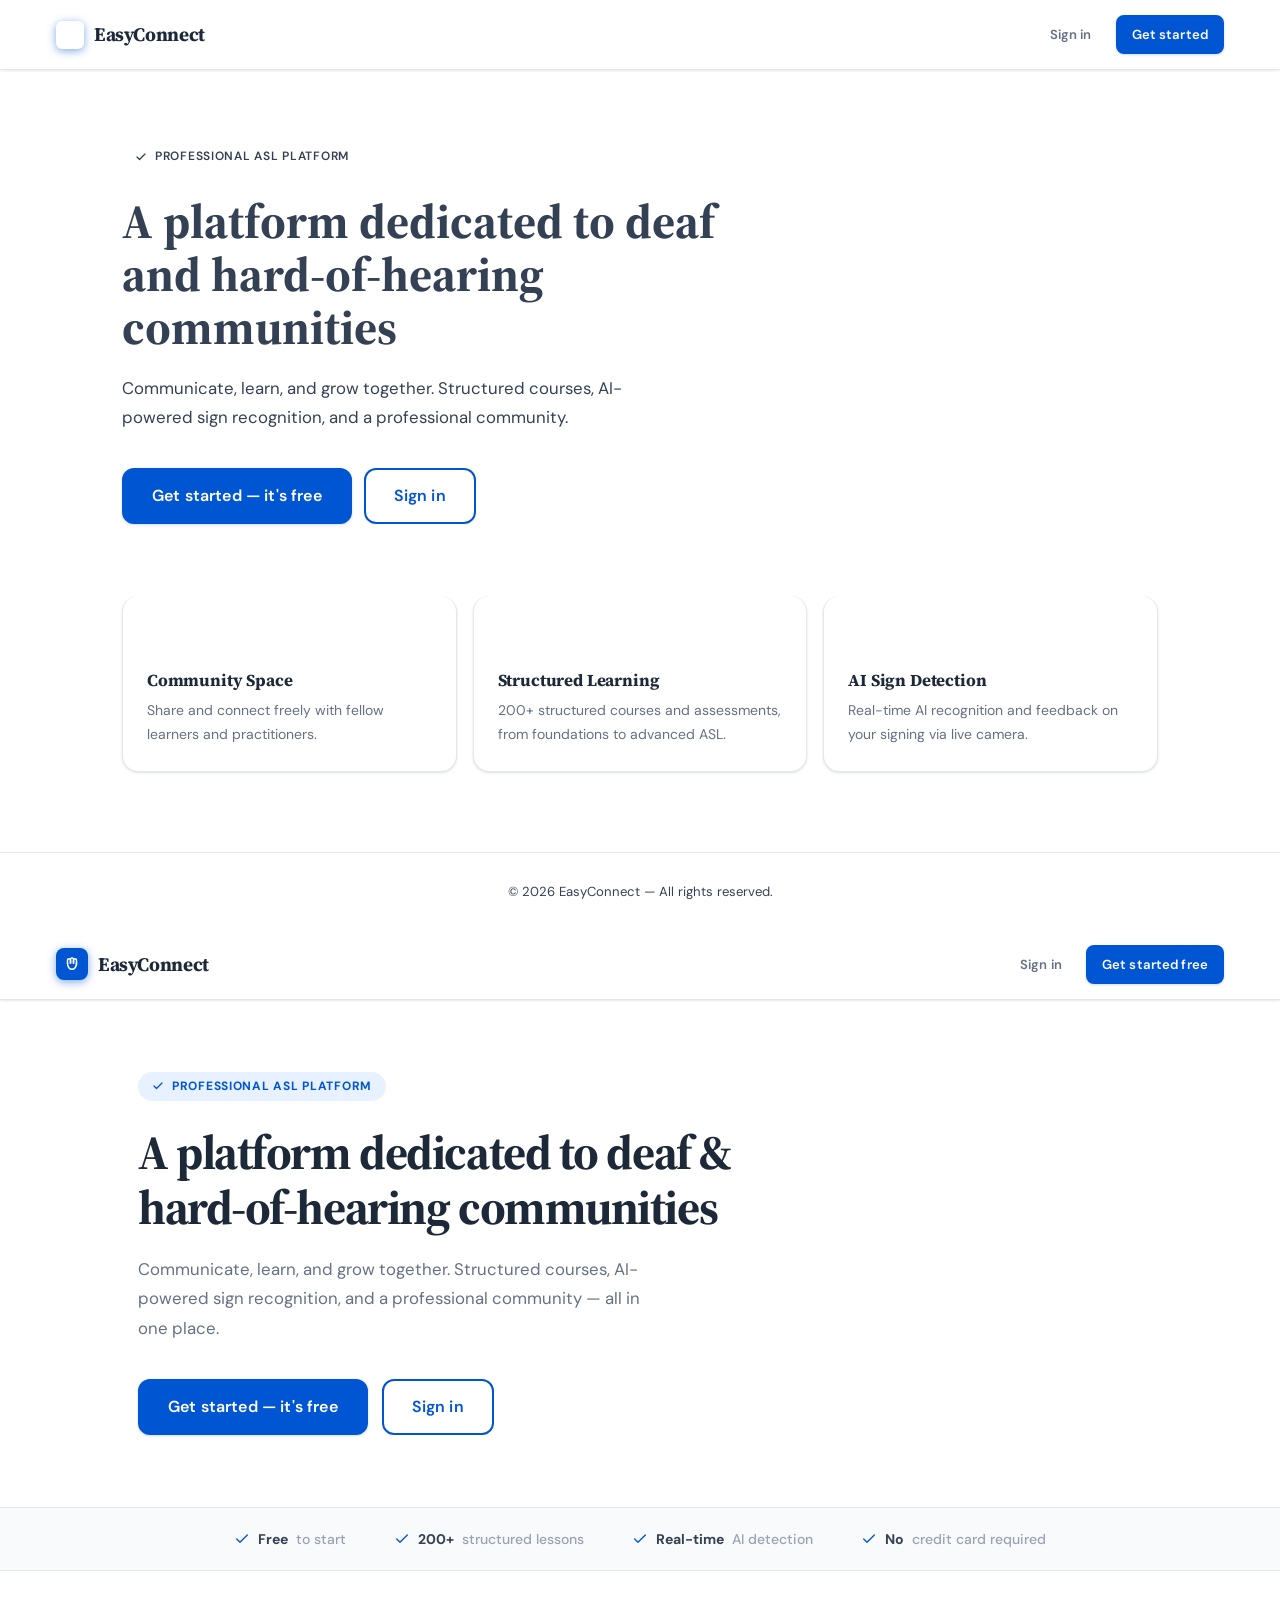
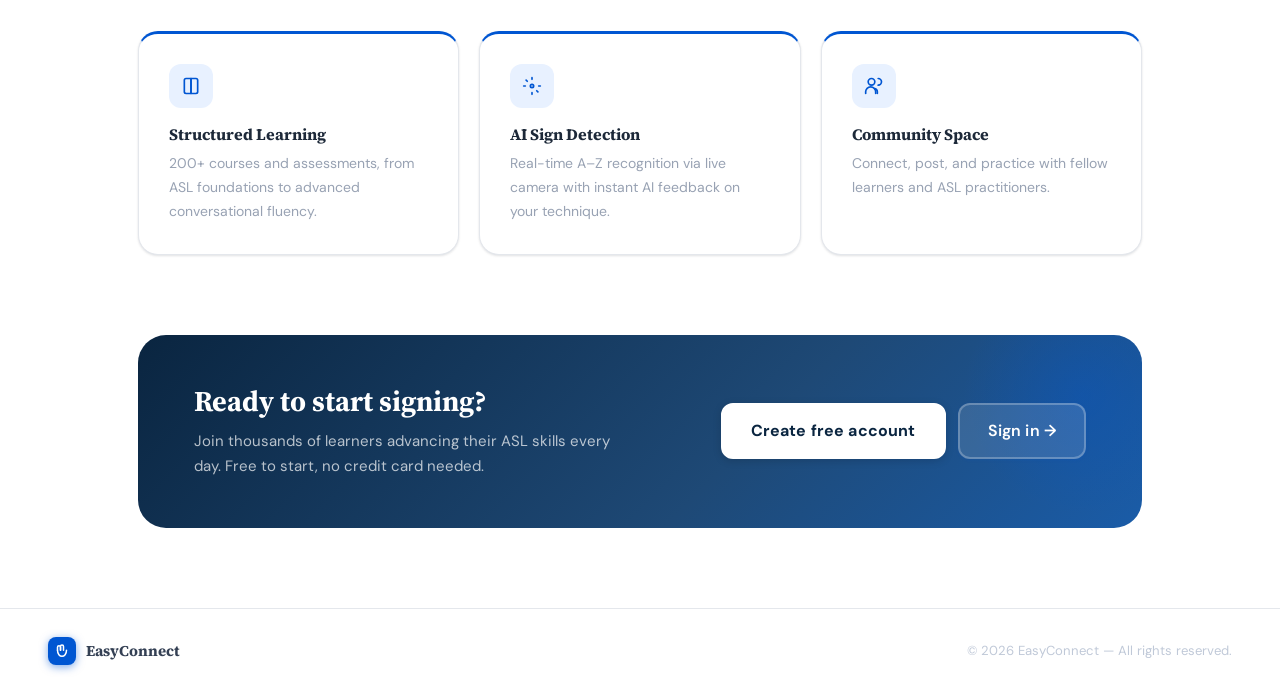
<file: templates/index.html>
<!DOCTYPE html>
<html lang="en">
<head>
    <meta charset="UTF-8">
    <meta name="viewport" content="width=device-width, initial-scale=1.0">
    <title>EasyConnect — Professional ASL Learning</title>
    <link rel="stylesheet" href="/static/style.css">
</head>
<body class="landing-page">

<!-- Nav -->
<nav class="landing-nav">
    <a href="/" class="landing-nav-brand">
        <div class="logo-icon" style="width:28px;height:28px;background:var(--forest);border-radius:6px;display:flex;align-items:center;justify-content:center;">
            <svg width="14" height="14" viewBox="0 0 24 24" fill="none" stroke="#fff" stroke-width="2" stroke-linecap="round" stroke-linejoin="round"><path d="M18 8h1a4 4 0 0 1 0 8h-1"/><path d="M2 8h16v9a4 4 0 0 1-4 4H6a4 4 0 0 1-4-4V8z"/><line x1="6" y1="1" x2="6" y2="4"/><line x1="10" y1="1" x2="10" y2="4"/><line x1="14" y1="1" x2="14" y2="4"/></svg>
        </div>
        EasyConnect
    </a>
    <div class="landing-nav-links">
        <a href="/auth/login" class="btn btn-ghost btn-sm">Sign in</a>
        <a href="/auth/register" class="btn btn-sm">Get started</a>
    </div>
</nav>

<!-- Hero -->
<div style="max-width:1100px; margin:72px auto; padding:0 32px;">
    <div style="max-width:620px;">
        <div style="display:inline-flex; align-items:center; gap:8px; background:var(--forest-soft); color:var(--forest); padding:5px 13px; border-radius:var(--r-xs); font-size:0.75rem; font-weight:600; letter-spacing:0.06em; text-transform:uppercase; margin-bottom:24px;">
            <svg width="12" height="12" viewBox="0 0 24 24" fill="none" stroke="currentColor" stroke-width="2.5" stroke-linecap="round" stroke-linejoin="round"><polyline points="20 6 9 17 4 12"/></svg>
            Professional ASL Platform
        </div>
        <h2 style="font-size:3rem; line-height:1.1; margin-bottom:20px; color:var(--slate-900);">A platform dedicated to deaf and hard-of-hearing communities</h2>
        <p style="font-size:1.05rem; color:var(--slate-500); margin-bottom:36px; line-height:1.75; max-width:500px;">Communicate, learn, and grow together. Structured courses, AI-powered sign recognition, and a professional community.</p>
        <div style="display:flex; gap:12px; flex-wrap:wrap;">
            <a href="/auth/register" class="btn btn-lg">Get started — it's free</a>
            <a href="/auth/login" class="btn btn-outline btn-lg">Sign in</a>
        </div>
    </div>
</div>

<!-- Features -->
<div style="max-width:1100px; margin:0 auto 80px; padding:0 32px;">
    <div class="grid-3">
        <div class="card" style="border-top:3px solid var(--forest);">
            <div style="width:36px;height:36px;background:var(--forest-soft);border-radius:var(--r-sm);display:flex;align-items:center;justify-content:center;margin-bottom:14px;">
                <svg width="16" height="16" viewBox="0 0 24 24" fill="none" stroke="var(--forest)" stroke-width="1.75" stroke-linecap="round" stroke-linejoin="round"><path d="M2 3h6a4 4 0 0 1 4 4v14a3 3 0 0 0-3-3H2z"/><path d="M22 3h-6a4 4 0 0 0-4 4v14a3 3 0 0 1 3-3h7z"/></svg>
            </div>
            <h3>Community Space</h3>
            <p>Share and connect freely with fellow learners and practitioners.</p>
        </div>
        <div class="card" style="border-top:3px solid var(--forest);">
            <div style="width:36px;height:36px;background:var(--forest-soft);border-radius:var(--r-sm);display:flex;align-items:center;justify-content:center;margin-bottom:14px;">
                <svg width="16" height="16" viewBox="0 0 24 24" fill="none" stroke="var(--forest)" stroke-width="1.75" stroke-linecap="round" stroke-linejoin="round"><path d="M2 3h6a4 4 0 0 1 4 4v14a3 3 0 0 0-3-3H2z"/><path d="M22 3h-6a4 4 0 0 0-4 4v14a3 3 0 0 1 3-3h7z"/></svg>
            </div>
            <h3>Structured Learning</h3>
            <p>200+ structured courses and assessments, from foundations to advanced ASL.</p>
        </div>
        <div class="card" style="border-top:3px solid var(--forest);">
            <div style="width:36px;height:36px;background:var(--forest-soft);border-radius:var(--r-sm);display:flex;align-items:center;justify-content:center;margin-bottom:14px;">
                <svg width="16" height="16" viewBox="0 0 24 24" fill="none" stroke="var(--forest)" stroke-width="1.75" stroke-linecap="round" stroke-linejoin="round"><circle cx="12" cy="12" r="2"/><path d="M12 2v2M12 20v2M4.93 4.93l1.41 1.41M17.66 17.66l1.41 1.41M2 12h2M20 12h2"/></svg>
            </div>
            <h3>AI Sign Detection</h3>
            <p>Real-time AI recognition and feedback on your signing via live camera.</p>
        </div>
    </div>
</div>

<!-- Footer -->
<footer style="border-top:1px solid var(--border); padding:28px 32px; text-align:center; color:var(--slate-400); font-size:0.82rem;">
    &copy; 2026 EasyConnect — All rights reserved.
</footer>

</body>
</html><!DOCTYPE html>
<html lang="en">
<head>
    <meta charset="UTF-8">
    <meta name="viewport" content="width=device-width, initial-scale=1.0">
    <title>EasyConnect — Professional ASL Learning</title>
    <link rel="stylesheet" href="/static/style.css">
</head>
<body class="landing-page">

<nav class="landing-nav">
    <a href="/" class="landing-nav-brand">
        <div class="logo-icon" style="width:32px;height:32px;">
            <svg width="16" height="16" viewBox="0 0 24 24" fill="none" stroke="#fff" stroke-width="2" stroke-linecap="round" stroke-linejoin="round"><path d="M6 11V7a2 2 0 1 1 4 0v4"/><path d="M10 11V6a2 2 0 1 1 4 0v5"/><path d="M14 11V7a2 2 0 1 1 4 0v6"/><path d="M6 11c0 5 3 8 6 8s6-3 6-8"/></svg>
        </div>
        EasyConnect
    </a>
    <div class="landing-nav-links">
        <a href="/auth/login" class="btn btn-ghost btn-sm">Sign in</a>
        <a href="/auth/register" class="btn btn-sm">Get started free</a>
    </div>
</nav>

<!-- Hero -->
<div class="landing-hero">
    <div>
        <div style="display:inline-flex;align-items:center;gap:8px;background:var(--blue-soft);color:var(--blue);padding:5px 14px;border-radius:var(--r-pill);font-size:0.75rem;font-weight:700;letter-spacing:0.06em;text-transform:uppercase;margin-bottom:24px;">
            <svg width="12" height="12" viewBox="0 0 24 24" fill="none" stroke="currentColor" stroke-width="2.5" stroke-linecap="round" stroke-linejoin="round"><polyline points="20 6 9 17 4 12"/></svg>
            Professional ASL Platform
        </div>
        <h1>A platform dedicated to deaf &amp; hard-of-hearing communities</h1>
        <p>Communicate, learn, and grow together. Structured courses, AI-powered sign recognition, and a professional community — all in one place.</p>
        <div class="landing-hero-cta">
            <a href="/auth/register" class="btn btn-lg">Get started — it's free</a>
            <a href="/auth/login" class="btn btn-outline btn-lg">Sign in</a>
        </div>
    </div>
</div>

<!-- Trust strip -->
<div style="background:var(--gray-50);border-top:1px solid var(--border);border-bottom:1px solid var(--border);padding:20px 48px;display:flex;align-items:center;justify-content:center;gap:48px;flex-wrap:wrap;margin-bottom:60px;">
    <div style="display:flex;align-items:center;gap:8px;font-size:0.875rem;color:var(--gray-500);font-weight:500;">
        <svg width="16" height="16" viewBox="0 0 24 24" fill="none" stroke="var(--blue)" stroke-width="2" stroke-linecap="round" stroke-linejoin="round"><polyline points="20 6 9 17 4 12"/></svg>
        <strong style="color:var(--gray-800);">Free</strong> to start
    </div>
    <div style="display:flex;align-items:center;gap:8px;font-size:0.875rem;color:var(--gray-500);font-weight:500;">
        <svg width="16" height="16" viewBox="0 0 24 24" fill="none" stroke="var(--blue)" stroke-width="2" stroke-linecap="round" stroke-linejoin="round"><polyline points="20 6 9 17 4 12"/></svg>
        <strong style="color:var(--gray-800);">200+</strong> structured lessons
    </div>
    <div style="display:flex;align-items:center;gap:8px;font-size:0.875rem;color:var(--gray-500);font-weight:500;">
        <svg width="16" height="16" viewBox="0 0 24 24" fill="none" stroke="var(--blue)" stroke-width="2" stroke-linecap="round" stroke-linejoin="round"><polyline points="20 6 9 17 4 12"/></svg>
        <strong style="color:var(--gray-800);">Real-time</strong> AI detection
    </div>
    <div style="display:flex;align-items:center;gap:8px;font-size:0.875rem;color:var(--gray-500);font-weight:500;">
        <svg width="16" height="16" viewBox="0 0 24 24" fill="none" stroke="var(--blue)" stroke-width="2" stroke-linecap="round" stroke-linejoin="round"><polyline points="20 6 9 17 4 12"/></svg>
        <strong style="color:var(--gray-800);">No</strong> credit card required
    </div>
</div>

<!-- Feature cards -->
<div class="landing-features">
    <div class="landing-feature-card">
        <div class="landing-feature-icon">
            <svg viewBox="0 0 24 24" fill="none" stroke="var(--blue)" stroke-width="2" stroke-linecap="round" stroke-linejoin="round"><path d="M4 19.5V5a2 2 0 0 1 2-2h6v18H6a2 2 0 0 1-2-2z"/><path d="M20 19.5V5a2 2 0 0 0-2-2h-6v18h6a2 2 0 0 0 2-2z"/></svg>
        </div>
        <h3>Structured Learning</h3>
        <p>200+ courses and assessments, from ASL foundations to advanced conversational fluency.</p>
    </div>
    <div class="landing-feature-card">
        <div class="landing-feature-icon">
            <svg viewBox="0 0 24 24" fill="none" stroke="var(--blue)" stroke-width="2" stroke-linecap="round" stroke-linejoin="round"><circle cx="12" cy="12" r="2"/><path d="M12 2v2M12 20v2M4.93 4.93l1.41 1.41M17.66 17.66l1.41 1.41M2 12h2M20 12h2"/></svg>
        </div>
        <h3>AI Sign Detection</h3>
        <p>Real-time A–Z recognition via live camera with instant AI feedback on your technique.</p>
    </div>
    <div class="landing-feature-card">
        <div class="landing-feature-icon">
            <svg viewBox="0 0 24 24" fill="none" stroke="var(--blue)" stroke-width="2" stroke-linecap="round" stroke-linejoin="round"><circle cx="9" cy="7" r="4"/><path d="M17 11a4 4 0 1 0 0-8"/><path d="M2 21v-2a6 6 0 0 1 12 0v2"/><path d="M16 21v-2a4 4 0 0 0-3-3.8"/></svg>
        </div>
        <h3>Community Space</h3>
        <p>Connect, post, and practice with fellow learners and ASL practitioners.</p>
    </div>
</div>

<!-- CTA banner -->
<div style="max-width:1100px;margin:0 auto 80px;padding:0 48px;">
    <div style="background:linear-gradient(135deg,var(--navy) 0%,var(--navy-600) 60%,#1a5ca8 100%);border-radius:var(--r-2xl);padding:48px 56px;display:flex;align-items:center;justify-content:space-between;gap:32px;flex-wrap:wrap;position:relative;overflow:hidden;">
        <div style="position:absolute;top:-60px;right:-60px;width:240px;height:240px;border-radius:50%;background:radial-gradient(circle,rgba(0,86,210,0.3) 0%,transparent 70%);"></div>
        <div>
            <h2 style="color:#fff;font-size:1.8rem;margin-bottom:10px;">Ready to start signing?</h2>
            <p style="color:rgba(255,255,255,0.7);max-width:420px;">Join thousands of learners advancing their ASL skills every day. Free to start, no credit card needed.</p>
        </div>
        <div style="display:flex;gap:12px;flex-wrap:wrap;position:relative;z-index:1;">
            <a href="/auth/register" class="btn btn-white btn-lg">Create free account</a>
            <a href="/auth/login" class="btn btn-lg" style="background:rgba(255,255,255,0.12);border-color:rgba(255,255,255,0.25);color:#fff;">Sign in →</a>
        </div>
    </div>
</div>

<footer style="border-top:1px solid var(--border);padding:28px 48px;display:flex;align-items:center;justify-content:space-between;flex-wrap:wrap;gap:12px;">
    <div style="display:flex;align-items:center;gap:10px;">
        <div class="logo-icon" style="width:28px;height:28px;">
            <svg width="14" height="14" viewBox="0 0 24 24" fill="none" stroke="#fff" stroke-width="2" stroke-linecap="round" stroke-linejoin="round"><path d="M6 11V7a2 2 0 1 1 4 0v4"/><path d="M10 11V6a2 2 0 1 1 4 0v5"/><path d="M6 11c0 5 3 8 6 8s6-3 6-8"/></svg>
        </div>
        <span style="font-family:'Source Serif 4',Georgia,serif;font-weight:700;color:var(--gray-800);">EasyConnect</span>
    </div>
    <span style="font-size:0.82rem;color:var(--gray-400);">&copy; 2026 EasyConnect — All rights reserved.</span>
</footer>

</body>
</html>
</file>
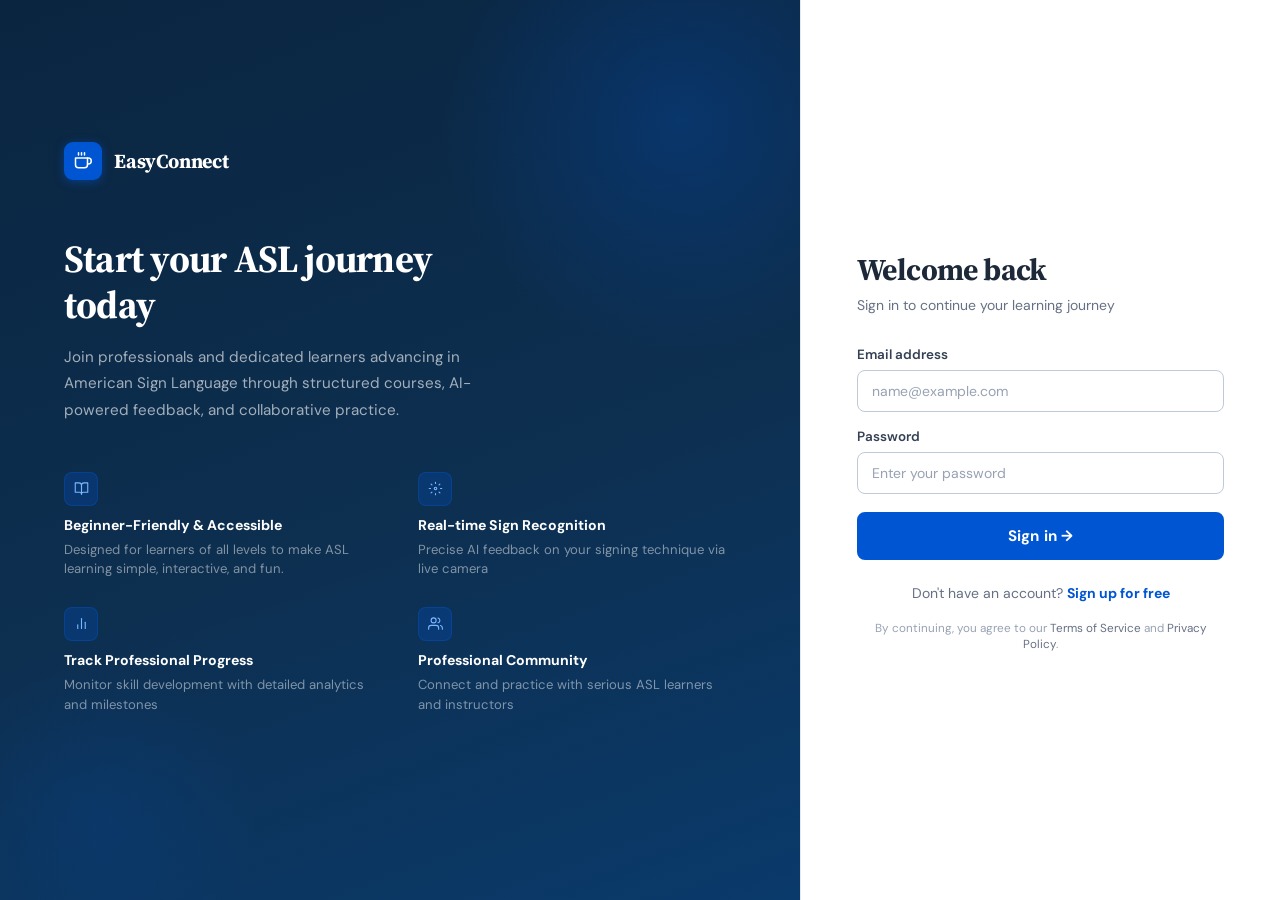
<file: templates/login.html>
<!DOCTYPE html>
<html lang="en">
<head>
    <meta charset="UTF-8">
    <meta name="viewport" content="width=device-width, initial-scale=1.0">
    <title>Sign In — EasyConnect</title>
    <link href="https://fonts.googleapis.com/css2?family=Source+Serif+4:opsz,wght@8..60,400;8..60,600;8..60,700&family=DM+Sans:wght@400;500;600;700&display=swap" rel="stylesheet">
    <style>
        *, *::before, *::after { box-sizing: border-box; margin: 0; padding: 0; }
        html, body {
            height: 100%;
            min-height: 100vh;
        }

        body {
            font-family: "DM Sans", system-ui, sans-serif;
            font-size: 15px;
            -webkit-font-smoothing: antialiased;
        }

        /* ── LAYOUT ── */
        .auth-container {
            display: flex;
            min-height: 100vh;
            width: 100%;
        }

        /* ── LEFT BRAND PANEL ── */
        .auth-brand {
            flex: 1 1 0%;          /* grows to fill available space */
            min-width: 0;
            background: linear-gradient(160deg, #0a2540 0%, #0d2f50 55%, #0a3a6b 100%);
            color: #fff;
            padding: 52px 64px;
            display: flex;
            flex-direction: column;
            justify-content: center;
            position: relative;
            overflow: hidden;
        }
        .auth-brand::before {
            content: '';
            position: absolute;
            top: -120px; right: -120px;
            width: 480px; height: 480px;
            border-radius: 50%;
            background: radial-gradient(circle, rgba(0,86,210,0.25) 0%, transparent 70%);
            pointer-events: none;
        }
        .auth-brand::after {
            content: '';
            position: absolute;
            bottom: -80px; left: -60px;
            width: 320px; height: 320px;
            border-radius: 50%;
            background: radial-gradient(circle, rgba(0,86,210,0.12) 0%, transparent 70%);
            pointer-events: none;
        }

        /* Logo */
        .auth-brand-logo {
            display: flex;
            align-items: center;
            gap: 12px;
            margin-bottom: 56px;
            position: relative;
            z-index: 1;
        }
        .logo-icon {
            width: 38px; height: 38px;
            border-radius: 9px;
            background: #0056d2;
            display: flex; align-items: center; justify-content: center;
            flex-shrink: 0;
            box-shadow: 0 2px 10px rgba(0,86,210,0.5);
        }
        .logo-icon svg {
            width: 18px; height: 18px;
            stroke: #fff; stroke-width: 2;
            fill: none; stroke-linecap: round; stroke-linejoin: round;
        }
        .logo-wordmark {
            font-family: "Source Serif 4", Georgia, serif;
            font-size: 1.25rem; font-weight: 700;
            color: #fff; letter-spacing: -0.01em;
        }

        /* Heading */
        .auth-brand h2 {
            font-family: "Source Serif 4", Georgia, serif;
            font-size: clamp(1.8rem, 3vw, 2.5rem);
            font-weight: 700;
            color: #fff;
            line-height: 1.2;
            margin-bottom: 16px;
            max-width: 460px;
            letter-spacing: -0.02em;
            position: relative; z-index: 1;
        }
        .auth-brand > p {
            color: rgba(255,255,255,0.62);
            font-size: 0.95rem;
            line-height: 1.75;
            max-width: 440px;
            margin-bottom: 48px;
            position: relative; z-index: 1;
        }

        /* Feature grid */
        .auth-features {
            display: grid;
            grid-template-columns: 1fr 1fr;
            gap: 28px 36px;
            margin-bottom: 44px;
            position: relative; z-index: 1;
        }
        .auth-feat { display: flex; flex-direction: column; gap: 6px; }
        .auth-feat-icon {
            width: 34px; height: 34px;
            border-radius: 8px;
            background: rgba(0,86,210,0.25);
            border: 1px solid rgba(0,86,210,0.35);
            display: flex; align-items: center; justify-content: center;
            margin-bottom: 4px;
        }
        .auth-feat-icon svg {
            width: 15px; height: 15px;
            stroke: #7bb8ff; stroke-width: 1.75;
            fill: none; stroke-linecap: round; stroke-linejoin: round;
        }
        .auth-feat strong { font-size: 0.88rem; font-weight: 700; color: #fff; }
        .auth-feat span   { font-size: 0.82rem; color: rgba(255,255,255,0.48); line-height: 1.5; }

        /* ── RIGHT FORM PANEL ── */
        .auth-right {
            width: 480px;               /* fixed width */
            flex-shrink: 0;             /* never shrinks */
            min-height: 100vh;          /* full height */
            background: #fff;
            padding: 52px 56px;
            display: flex;
            align-items: center;
            justify-content: center;
            border-left: 1px solid #e4e7ec;
        }

        .auth-form-box { width: 100%; }

        .auth-form-box h2 {
            font-family: "Source Serif 4", Georgia, serif;
            font-size: 1.9rem; font-weight: 700;
            color: #1d2939; margin-bottom: 6px;
            letter-spacing: -0.02em;
        }
        .auth-subtitle { color: #667085; font-size: 0.875rem; margin-bottom: 32px; }

        /* Form */
        form { display: grid; gap: 16px; }

        .form-group { display: grid; gap: 7px; }
        .form-group label {
            font-size: 0.84rem; font-weight: 600;
            color: #344054;
        }
        .forgot-link {
            display: flex; justify-content: space-between; align-items: center;
        }
        .forgot-link a {
            font-size: 0.8rem; font-weight: 600;
            color: #0056d2; text-decoration: none;
        }
        .forgot-link a:hover { text-decoration: underline; }

        input[type="text"],
        input[type="password"],
        input[type="email"] {
            width: 100%;
            padding: 11px 14px;
            background: #fff;
            border: 1.5px solid #c0c9d8;
            border-radius: 8px;
            font-family: "DM Sans", sans-serif;
            font-size: 0.875rem;
            color: #1d2939;
            outline: none;
            transition: border-color 0.15s, box-shadow 0.15s;
            -webkit-appearance: none;
        }
        input::placeholder { color: #98a2b3; }
        input:hover  { border-color: #98a2b3; }
        input:focus  {
            border-color: #0056d2;
            box-shadow: 0 0 0 3px rgba(0,86,210,0.12);
        }

        /* Submit button */
        button[type="submit"] {
            width: 100%;
            padding: 12px;
            background: #0056d2;
            color: #fff;
            border: 2px solid #0056d2;
            border-radius: 8px;
            font-family: "DM Sans", sans-serif;
            font-size: 0.95rem;
            font-weight: 700;
            cursor: pointer;
            transition: background 0.15s, box-shadow 0.15s, transform 0.15s;
            letter-spacing: 0.01em;
            margin-top: 2px;
        }
        button[type="submit"]:hover {
            background: #0047b3;
            border-color: #0047b3;
            box-shadow: 0 3px 12px rgba(0,86,210,0.3);
            transform: translateY(-1px);
        }
        button[type="submit"]:active { transform: translateY(0); }

        /* Auth switch */
        .auth-switch {
            text-align: center;
            margin-top: 24px;
            font-size: 0.875rem;
            color: #667085;
        }
        .auth-switch a { color: #0056d2; font-weight: 700; text-decoration: none; }
        .auth-switch a:hover { text-decoration: underline; }

        /* Error */
        .form-error {
            display: flex; align-items: center; gap: 9px;
            background: #fef3f2; color: #b42318;
            border: 1px solid #fecdca;
            border-radius: 8px;
            padding: 11px 14px;
            font-size: 0.875rem; font-weight: 600;
            margin-top: 14px;
        }

        /* Legal */
        .auth-legal {
            text-align: center;
            margin-top: 18px;
            font-size: 0.73rem;
            color: #98a2b3;
        }
        .auth-legal a { font-size: 0.73rem; color: #667085; text-decoration: none; }
        .auth-legal a:hover { text-decoration: underline; }

        /* ── RESPONSIVE ── */
        @media (max-width: 900px) {
            .auth-container { flex-direction: column; }
            .auth-brand { padding: 40px 32px; }
            .auth-brand > h2 { font-size: 1.8rem; }
            .auth-right {
                width: 100%;
                min-height: auto;
                padding: 40px 28px;
            }
            .auth-features { grid-template-columns: 1fr; gap: 20px; }
        }
        @media (max-width: 480px) {
            .auth-brand { padding: 32px 20px; }
            .auth-right { padding: 32px 20px; }
            .auth-oauth { grid-template-columns: 1fr; }
        }
    </style>
</head>
<body>

<div class="auth-container">

    <!-- LEFT: Brand panel -->
    <div class="auth-brand">
        <div class="auth-brand-logo">
            <div class="logo-icon">
                <svg viewBox="0 0 24 24"><path d="M18 8h1a4 4 0 0 1 0 8h-1"/><path d="M2 8h16v9a4 4 0 0 1-4 4H6a4 4 0 0 1-4-4V8z"/><line x1="6" y1="1" x2="6" y2="4"/><line x1="10" y1="1" x2="10" y2="4"/><line x1="14" y1="1" x2="14" y2="4"/></svg>
            </div>
            <span class="logo-wordmark">EasyConnect</span>
        </div>

        <h2>Start your ASL journey today</h2>
        <p>Join professionals and dedicated learners advancing in American Sign Language through structured courses, AI-powered feedback, and collaborative practice.</p>

        <div class="auth-features">
            <div class="auth-feat">
                <div class="auth-feat-icon">
                    <svg viewBox="0 0 24 24"><path d="M2 3h6a4 4 0 0 1 4 4v14a3 3 0 0 0-3-3H2z"/><path d="M22 3h-6a4 4 0 0 0-4 4v14a3 3 0 0 1 3-3h7z"/></svg>
                </div>
                <strong>Beginner-Friendly & Accessible</strong>
                <span>Designed for learners of all levels to make ASL learning simple, interactive, and fun.</span>
            </div>
            <div class="auth-feat">
                <div class="auth-feat-icon">
                    <svg viewBox="0 0 24 24"><circle cx="12" cy="12" r="2"/><path d="M12 2v2M12 20v2M4.93 4.93l1.41 1.41M17.66 17.66l1.41 1.41M2 12h2M20 12h2M6.34 17.66l-1.41 1.41M19.07 4.93l-1.41 1.41"/></svg>
                </div>
                <strong>Real-time Sign Recognition</strong>
                <span>Precise AI feedback on your signing technique via live camera</span>
            </div>
            <div class="auth-feat">
                <div class="auth-feat-icon">
                    <svg viewBox="0 0 24 24"><line x1="18" y1="20" x2="18" y2="10"/><line x1="12" y1="20" x2="12" y2="4"/><line x1="6" y1="20" x2="6" y2="14"/></svg>
                </div>
                <strong>Track Professional Progress</strong>
                <span>Monitor skill development with detailed analytics and milestones</span>
            </div>
            <div class="auth-feat">
                <div class="auth-feat-icon">
                    <svg viewBox="0 0 24 24"><path d="M17 21v-2a4 4 0 0 0-4-4H5a4 4 0 0 0-4 4v2"/><circle cx="9" cy="7" r="4"/><path d="M23 21v-2a4 4 0 0 0-3-3.87"/><path d="M16 3.13a4 4 0 0 1 0 7.75"/></svg>
                </div>
                <strong>Professional Community</strong>
                <span>Connect and practice with serious ASL learners and instructors</span>
            </div>
        </div>

    </div>

    <!-- RIGHT: Form -->
    <div class="auth-right">
        <div class="auth-form-box">
            <h2>Welcome back</h2>
            <p class="auth-subtitle">Sign in to continue your learning journey</p>

            <form method="post" action="/auth/login">
                <div class="form-group">
                    <label for="username">Email address</label>
                    <input id="username" name="username" type="text"
                           placeholder="name@example.com" required autocomplete="username">
                </div>
                <div class="form-group">
                    <div class="forgot-link">
                        <label for="password">Password</label>
                        
                    </div>
                    <input id="password" name="password" type="password"
                           placeholder="Enter your password" required autocomplete="current-password">
                </div>
                <button type="submit">Sign in →</button>
            </form>

            <p class="auth-switch">
                Don't have an account? <a href="/auth/register">Sign up for free</a>
            </p>

            <p class="auth-legal">
                By continuing, you agree to our <a href="/terms">Terms of Service</a> and <a href="/privacy">Privacy Policy</a>.
            </p>
        </div>
    </div>

</div>
</body>
</html>
</file>
<file: static/style.css>
@import url("https://fonts.googleapis.com/css2?family=Source+Serif+4:ital,opsz,wght@0,8..60,300;0,8..60,400;0,8..60,600;0,8..60,700;1,8..60,300;1,8..60,400&family=DM+Sans:ital,opsz,wght@0,9..40,300;0,9..40,400;0,9..40,500;0,9..40,600;0,9..40,700;1,9..40,300;1,9..40,400&display=swap");

/* ══════════════════════════════════════════
   DESIGN TOKENS
══════════════════════════════════════════ */
:root {
    --navy:          #0a2540;
    --navy-800:      #0d2f50;
    --navy-700:      #1a3d62;
    --navy-600:      #1e4976;
    --blue:          #0056d2;
    --blue-hover:    #0047b3;
    --blue-light:    #1a73e8;
    --blue-soft:     #e8f1ff;
    --blue-pale:     #f0f6ff;
    --yellow:        #f5a623;
    --yellow-hover:  #e6961a;
    --yellow-soft:   #fff8ed;
    --purple:        #7c3aed;
    --purple-soft:   #f3eeff;
    --gray-900:      #1d2939;
    --gray-800:      #344054;
    --gray-700:      #475467;
    --gray-600:      #667085;
    --gray-500:      #98a2b3;
    --gray-400:      #c0c9d8;
    --gray-300:      #d0d5dd;
    --gray-200:      #e4e7ec;
    --gray-100:      #f2f4f7;
    --gray-50:       #f9fafb;
    --bg:            #f7f8fa;
    --surface:       #ffffff;
    --border:        #e4e7ec;
    --border-strong: #c0c9d8;
    --success:       #027a48;
    --success-bg:    #ecfdf3;
    --success-border:#abefc6;
    --danger:        #b42318;
    --danger-bg:     #fef3f2;
    --danger-border: #fecdca;
    --warning:       #b54708;
    --warning-bg:    #fffaeb;
    --warning-border:#fedf89;
    --info:          #026aa2;
    --info-bg:       #f0f9ff;
    --info-border:   #b9e6fe;
    --sidebar-w:        260px;
    --sidebar-w-closed: 68px;
    --sidebar-bg:       var(--navy);
    --sidebar-text:     rgba(255,255,255,0.7);
    --sidebar-text-act: #ffffff;
    --sidebar-hover:    rgba(255,255,255,0.07);
    --sidebar-active:   rgba(0,86,210,0.3);
    --sidebar-border:   rgba(255,255,255,0.08);
    --sh-xs:   0 1px 3px rgba(16,24,40,0.06), 0 1px 2px rgba(16,24,40,0.04);
    --sh-sm:   0 2px 8px rgba(16,24,40,0.08);
    --sh-md:   0 4px 16px rgba(16,24,40,0.10);
    --sh-lg:   0 8px 32px rgba(16,24,40,0.12);
    --sh-card: 0 1px 3px rgba(16,24,40,0.08), 0 1px 2px rgba(16,24,40,0.05);
    --r-xs:  4px; --r-sm: 8px; --r-md: 12px;
    --r-lg:  16px; --r-xl: 20px; --r-2xl: 28px; --r-pill: 999px;
    --t: 0.15s ease; --t-slow: 0.25s ease;
    --t-bounce: 0.2s cubic-bezier(0.34,1.56,0.64,1);
    --t-sidebar: 0.22s cubic-bezier(0.4,0,0.2,1);
}

/* ══════════════════════════════════════════
   RESET
══════════════════════════════════════════ */
*, *::before, *::after { box-sizing: border-box; margin: 0; padding: 0; }
html { scroll-behavior: smooth; height: 100%; }
body {
    min-height: 100vh;
    font-family: "DM Sans", system-ui, sans-serif;
    font-size: 15px; font-weight: 400;
    color: var(--gray-800); background: var(--bg);
    line-height: 1.6;
    -webkit-font-smoothing: antialiased;
    -moz-osx-font-smoothing: grayscale;
}
img, video { display: block; max-width: 100%; }
a { color: var(--blue); text-decoration: none; font-weight: 500; transition: color var(--t); }
a:hover { color: var(--blue-hover); text-decoration: underline; }
h1, h2, h3, h4 { font-family: "Source Serif 4", Georgia, serif; font-weight: 700; line-height: 1.25; color: var(--gray-900); }
h5, h6 { font-family: "DM Sans", sans-serif; font-weight: 600; color: var(--gray-800); }
p { color: var(--gray-700); line-height: 1.7; }

/* ══════════════════════════════════════════
   APP SHELL
══════════════════════════════════════════ */
.app-shell { display: flex; min-height: 100vh; }

/* ══════════════════════════════════════════
   SIDEBAR
══════════════════════════════════════════ */
.sidebar {
    width: var(--sidebar-w);
    min-height: 100vh; background: var(--sidebar-bg);
    display: flex; flex-direction: column; flex-shrink: 0;
    position: fixed; top: 0; left: 0; height: 100vh;
    overflow: hidden; z-index: 100;
    border-right: 1px solid rgba(255,255,255,0.05);
}

.sidebar-brand {
    display: flex; align-items: center; gap: 12px;
    padding: 22px 18px 20px;
    border-bottom: 1px solid var(--sidebar-border);
    overflow: hidden; text-decoration: none; white-space: nowrap; flex-shrink: 0;
}
.sidebar-brand:hover { background: transparent; text-decoration: none; }

.sidebar-logo {
    width: 34px; height: 34px; border-radius: var(--r-sm);
    background: var(--blue);
    display: flex; align-items: center; justify-content: center; flex-shrink: 0;
    box-shadow: 0 2px 8px rgba(0,86,210,0.4);
}
.sidebar-logo svg { width: 17px; height: 17px; fill: none; stroke: #fff; stroke-width: 2; stroke-linecap: round; stroke-linejoin: round; }

.sidebar-brand-name {
    font-family: "Source Serif 4", Georgia, serif;
    font-size: 1.1rem; font-weight: 700; color: #fff;
    letter-spacing: -0.01em;
}
.sidebar-brand-tagline { font-size: 0.68rem; color: rgba(255,255,255,0.4); display: block; margin-top: 1px; }

.sidebar-nav {
    flex: 1; padding: 10px 12px;
    display: flex; flex-direction: column; gap: 2px;
    overflow-y: auto; overflow-x: hidden;
}
.sidebar-nav a, .sidebar-nav-item {
    display: flex; align-items: center; gap: 11px;
    padding: 10px 12px; border-radius: var(--r-md);
    color: var(--sidebar-text); font-size: 0.875rem; font-weight: 500;
    letter-spacing: 0.005em; text-decoration: none;
    transition: background var(--t), color var(--t);
    white-space: nowrap; overflow: hidden; cursor: pointer;
    border: none; background: transparent; width: 100%;
    text-align: left; position: relative;
}
.sidebar-nav a:hover, .sidebar-nav-item:hover {
    background: var(--sidebar-hover); color: var(--sidebar-text-act); text-decoration: none;
}
.sidebar-nav a.active, .sidebar-nav-item.active {
    background: var(--sidebar-active); color: #fff; font-weight: 600;
}
.sidebar-nav a.active::before, .sidebar-nav-item.active::before {
    content: ''; position: absolute; left: 0; top: 50%; transform: translateY(-50%);
    width: 3px; height: 22px; border-radius: 0 3px 3px 0; background: var(--blue); margin-left: -12px;
}
.sidebar-nav a svg, .sidebar-nav-item svg {
    width: 17px; height: 17px; fill: none; stroke: currentColor;
    stroke-width: 1.75; stroke-linecap: round; stroke-linejoin: round;
    flex-shrink: 0; opacity: 0.85;
}
.sidebar-nav a.active svg, .sidebar-nav-item.active svg { opacity: 1; }

.nav-label { overflow: hidden; flex: 1; }
.nav-badge {
    font-size: 0.68rem; font-weight: 700; background: var(--blue); color: #fff;
    padding: 2px 7px; border-radius: var(--r-pill); margin-left: auto; letter-spacing: 0.03em;
}
.sidebar.collapsed .nav-label { opacity: 0; width: 0; }
.sidebar.collapsed .sidebar-nav a,
.sidebar.collapsed .sidebar-nav-item { justify-content: center; }
.sidebar.collapsed .nav-badge { display: none; }

.sidebar-section {
    padding: 18px 14px 6px; font-size: 0.67rem; font-weight: 700;
    letter-spacing: 0.12em; text-transform: uppercase;
    color: rgba(255,255,255,0.3); white-space: nowrap; overflow: hidden;
    transition: opacity var(--t-sidebar);
}
.sidebar.collapsed .sidebar-section { opacity: 0; }

.sidebar-footer {
    padding: 12px 12px 18px;
    border-top: 1px solid var(--sidebar-border);
    display: flex; flex-direction: column; gap: 2px; margin-top: auto;
}
.sidebar-footer a {
    display: flex; align-items: center; gap: 11px; padding: 10px 12px;
    border-radius: var(--r-md); color: var(--sidebar-text);
    font-size: 0.875rem; font-weight: 500; text-decoration: none;
    transition: background var(--t), color var(--t);
}
.sidebar-footer a:hover { background: var(--sidebar-hover); color: var(--sidebar-text-act); text-decoration: none; }
.sidebar-footer a svg { width: 17px; height: 17px; fill: none; stroke: currentColor; stroke-width: 1.75; stroke-linecap: round; stroke-linejoin: round; flex-shrink: 0; }

/* ══════════════════════════════════════════
   MAIN CONTENT
══════════════════════════════════════════ */
.main-content {
    flex: 1; min-width: 0; display: flex; flex-direction: column;
    margin-left: var(--sidebar-w);
}

.top-bar {
    height: 62px; background: var(--surface);
    border-bottom: 1px solid var(--border);
    display: flex; align-items: center; justify-content: space-between;
    padding: 0 32px; flex-shrink: 0;
    position: sticky; top: 0; z-index: 50; box-shadow: var(--sh-xs);
}
.top-bar-title {
    font-family: "Source Serif 4", Georgia, serif;
    font-size: 1rem; font-weight: 700; color: var(--gray-900); letter-spacing: -0.01em;
}
.top-bar-actions { display: flex; align-items: center; gap: 10px; }
.top-bar-user {
    display: flex; align-items: center; gap: 9px;
    font-size: 0.875rem; font-weight: 500; color: var(--gray-700);
    cursor: pointer; padding: 4px 10px 4px 4px;
    border-radius: var(--r-pill); border: 1px solid var(--border);
    transition: background var(--t);
}
.top-bar-user:hover { background: var(--gray-50); }
.top-bar-avatar {
    width: 32px; height: 32px; border-radius: 50%;
    background: var(--blue); color: #fff;
    font-size: 0.78rem; font-weight: 700;
    display: flex; align-items: center; justify-content: center;
    font-family: "DM Sans", sans-serif; flex-shrink: 0;
}

.page-body { padding: 32px; flex: 1; max-width: 1200px; width: 100%; }

/* ══════════════════════════════════════════
   PAGE HEADER
══════════════════════════════════════════ */
.page-header { margin-bottom: 28px; }
.page-header h1 { font-size: 2rem; font-weight: 700; color: var(--gray-900); margin-bottom: 6px; letter-spacing: -0.02em; }
.page-header p { color: var(--gray-600); font-size: 0.95rem; }

/* ══════════════════════════════════════════
   HERO BANNER
══════════════════════════════════════════ */
.hero-banner {
    background: linear-gradient(135deg, var(--navy) 0%, var(--navy-600) 60%, #1a5ca8 100%);
    border-radius: var(--r-xl); padding: 36px 40px;
    display: flex; align-items: center; justify-content: space-between;
    gap: 28px; margin-bottom: 28px; position: relative; overflow: hidden;
}
.hero-banner::before {
    content: ''; position: absolute; top: -80px; right: -80px;
    width: 280px; height: 280px; border-radius: 50%;
    background: radial-gradient(circle, rgba(0,86,210,0.3) 0%, transparent 70%);
    pointer-events: none;
}
.hero-banner-label {
    display: inline-flex; align-items: center; gap: 6px;
    font-size: 0.72rem; font-weight: 700; letter-spacing: 0.1em;
    text-transform: uppercase; color: rgba(255,255,255,0.5); margin-bottom: 10px;
    display: block;
}
.hero-banner h2 {
    font-family: "Source Serif 4", Georgia, serif;
    font-size: 1.9rem; font-weight: 700; color: #fff;
    margin-bottom: 10px; letter-spacing: -0.02em; line-height: 1.2;
}
.hero-banner p { color: rgba(255,255,255,0.7); font-size: 0.9rem; max-width: 440px; line-height: 1.7; }
.hero-banner-actions {
    display: flex; gap: 10px; flex-shrink: 0;
    flex-direction: column; align-items: stretch; min-width: 190px;
}
.hero-stats { display: flex; gap: 20px; margin-top: 20px; flex-wrap: wrap; }
.hero-stat { display: flex; align-items: center; gap: 6px; font-size: 0.84rem; color: rgba(255,255,255,0.65); }
.hero-stat strong { color: #fff; font-weight: 700; }

/* ══════════════════════════════════════════
   CARDS & PANELS
══════════════════════════════════════════ */
.card, .panel {
    background: var(--surface); border: 1px solid var(--border);
    border-radius: var(--r-lg); padding: 24px;
    box-shadow: var(--sh-card); transition: box-shadow var(--t), border-color var(--t);
}
.card:hover { box-shadow: var(--sh-sm); }
.card h3, .panel h3 {
    font-family: "Source Serif 4", Georgia, serif;
    font-size: 1.05rem; font-weight: 700; color: var(--gray-900);
    margin-bottom: 8px; letter-spacing: -0.01em;
}
.card p, .panel p { color: var(--gray-600); font-size: 0.875rem; }

/* ══════════════════════════════════════════
   STAT CARDS
══════════════════════════════════════════ */
.stat-card { position: relative; overflow: hidden; }
.stat-card::after {
    content: ''; position: absolute; top: 0; right: 0;
    width: 3px; height: 100%;
    background: var(--blue); border-radius: 0 var(--r-lg) var(--r-lg) 0;
    opacity: 0; transition: opacity var(--t);
}
.stat-card:hover::after { opacity: 1; }
.stat-card .stat-icon {
    width: 42px; height: 42px; border-radius: var(--r-md);
    background: var(--blue-soft);
    display: flex; align-items: center; justify-content: center; margin-bottom: 14px;
}
.stat-card .stat-icon svg { width: 18px; height: 18px; stroke: var(--blue); fill: none; stroke-width: 2; stroke-linecap: round; stroke-linejoin: round; }
.stat-card .stat-label {
    font-size: 0.76rem; font-weight: 700; letter-spacing: 0.07em;
    text-transform: uppercase; color: var(--gray-500); margin-bottom: 6px; display: block;
}
.stat-card .stat-value {
    font-family: "Source Serif 4", Georgia, serif;
    font-size: 2.4rem; font-weight: 700; color: var(--gray-900);
    line-height: 1; display: block; margin-bottom: 8px; letter-spacing: -0.03em;
}
.stat-card .stat-sub { font-size: 0.82rem; color: var(--gray-500); display: flex; align-items: center; gap: 5px; }
/* Legacy compat */
.stat-label { font-size: 0.76rem; font-weight: 700; letter-spacing: 0.07em; text-transform: uppercase; color: var(--gray-500); margin-bottom: 6px; display: block; }
.stat-value { font-family: "Source Serif 4", Georgia, serif; font-size: 2.4rem; font-weight: 700; color: var(--gray-900); line-height: 1; display: block; margin-bottom: 8px; letter-spacing: -0.03em; }
.stat-sub { font-size: 0.82rem; color: var(--gray-500); }
.stat-delta-up, .delta-up   { color: var(--success); font-weight: 600; }
.stat-delta-down, .delta-down { color: var(--danger); font-weight: 600; }

/* ══════════════════════════════════════════
   GRIDS
══════════════════════════════════════════ */
.grid-4 { display: grid; grid-template-columns: repeat(4,1fr); gap: 16px; }
.grid-3 { display: grid; grid-template-columns: repeat(3,1fr); gap: 16px; }
.grid-2 { display: grid; grid-template-columns: repeat(2,1fr); gap: 16px; }
.stack  { display: grid; gap: 16px; }

/* ══════════════════════════════════════════
   SECTION TITLE
══════════════════════════════════════════ */
.section-title {
    font-family: "Source Serif 4", Georgia, serif;
    font-size: 1.15rem; font-weight: 700; color: var(--gray-900);
    display: flex; align-items: center; gap: 12px;
    margin-bottom: 16px; letter-spacing: -0.01em;
}
.section-title::after { content: ''; flex: 1; height: 1px; background: var(--border); }
.section-title a { font-family: "DM Sans", sans-serif; font-size: 0.82rem; font-weight: 600; color: var(--blue); margin-left: auto; white-space: nowrap; }
.section-title a::after { display: none !important; }

/* ══════════════════════════════════════════
   BUTTONS
══════════════════════════════════════════ */
button, .btn {
    display: inline-flex; align-items: center; justify-content: center; gap: 7px;
    border-radius: var(--r-sm); font-family: "DM Sans", sans-serif;
    font-size: 0.875rem; font-weight: 600; padding: 10px 20px;
    cursor: pointer; transition: background var(--t), box-shadow var(--t), transform var(--t-bounce);
    white-space: nowrap; text-decoration: none; letter-spacing: 0.01em;
    background: var(--blue); color: #fff; border: 2px solid var(--blue);
    box-shadow: 0 1px 3px rgba(0,86,210,0.2);
}
button:hover, .btn:hover {
    background: var(--blue-hover); border-color: var(--blue-hover);
    box-shadow: 0 3px 12px rgba(0,86,210,0.3); transform: translateY(-1px);
    filter: none; text-decoration: none;
}
button:active, .btn:active { transform: translateY(0); box-shadow: 0 1px 3px rgba(0,86,210,0.2); }
button:disabled { opacity: 0.45; cursor: not-allowed; transform: none; box-shadow: none; }

.btn-outline { background: transparent; color: var(--blue); border-color: var(--blue); box-shadow: none; }
.btn-outline:hover { background: var(--blue-soft); box-shadow: none; }
.btn-ghost { background: transparent; color: var(--gray-600); border-color: transparent; box-shadow: none; }
.btn-ghost:hover { background: var(--gray-100); color: var(--gray-800); box-shadow: none; }
.btn-soft { background: var(--blue-soft); color: var(--blue); border-color: transparent; box-shadow: none; }
.btn-soft:hover { background: #d0e4ff; box-shadow: none; }
.btn-white { background: #fff; color: var(--navy); border-color: #fff; font-weight: 700; box-shadow: 0 2px 8px rgba(0,0,0,0.15); }
.btn-white:hover { background: #f0f6ff; color: var(--blue); box-shadow: 0 4px 16px rgba(0,0,0,0.2); }
.btn-cta { background: var(--yellow); color: var(--navy); border-color: var(--yellow); }
.btn-cta:hover { background: var(--yellow-hover); border-color: var(--yellow-hover); color: var(--navy); }
.btn-danger, .admin-delete {
    background: var(--danger-bg); color: var(--danger);
    border: 1.5px solid var(--danger-border); border-radius: var(--r-sm);
    padding: 7px 14px; font-size: 0.82rem; font-weight: 600;
    display: inline-flex; align-items: center; cursor: pointer;
    transition: background var(--t); box-shadow: none;
}
.btn-danger:hover, .admin-delete:hover { background: #fde8e8; transform: none; box-shadow: none; }

.btn-sm { padding: 7px 14px; font-size: 0.82rem; border-radius: var(--r-sm); }
.btn-lg { padding: 13px 28px; font-size: 1rem; border-radius: var(--r-md); }
.btn-xl { padding: 16px 36px; font-size: 1.05rem; border-radius: var(--r-md); }
.btn-full { width: 100%; justify-content: center; }

/* ══════════════════════════════════════════
   PROGRESS BARS
══════════════════════════════════════════ */
.progress-bar { height: 8px; background: var(--gray-200); border-radius: var(--r-pill); overflow: hidden; }
.progress-fill { height: 100%; background: var(--blue); border-radius: var(--r-pill); transition: width 0.6s ease; }
.progress-fill.success { background: var(--success); }
.course-progress {
    display: inline-flex; align-items: center; gap: 7px;
    margin-top: 10px; font-size: 0.8rem; font-weight: 600;
    color: var(--blue); background: var(--blue-soft);
    border-radius: var(--r-pill); padding: 4px 12px;
}

/* ══════════════════════════════════════════
   FORMS
══════════════════════════════════════════ */
.form-group { display: grid; gap: 7px; }
.form-group label { font-size: 0.84rem; font-weight: 600; color: var(--gray-700); letter-spacing: 0.01em; }
.form-hint { font-size: 0.78rem; color: var(--gray-500); }
form { display: grid; gap: 16px; }
.admin-form { display: grid; gap: 12px; }

input, textarea, select {
    width: 100%; color: var(--gray-900); background: var(--surface);
    border: 1.5px solid var(--border-strong); border-radius: var(--r-sm);
    padding: 10px 14px; outline: none;
    font-family: "DM Sans", sans-serif; font-size: 0.875rem; font-weight: 400;
    transition: border-color var(--t), box-shadow var(--t);
    -webkit-appearance: none; line-height: 1.5;
}
input::placeholder, textarea::placeholder { color: var(--gray-400); }
input:hover, textarea:hover, select:hover { border-color: var(--gray-500); }
input:focus, textarea:focus, select:focus {
    border-color: var(--blue); box-shadow: 0 0 0 3px rgba(0,86,210,0.12); background: #fff;
}
textarea { resize: vertical; min-height: 100px; }
input[type="file"] { padding: 8px 12px; font-size: 0.82rem; color: var(--gray-500); cursor: pointer; }
input[type="checkbox"] { width: auto; cursor: pointer; }
.form-row { display: grid; grid-template-columns: 1fr 1fr; gap: 14px; }
.form-error, .form-error-block {
    display: flex; align-items: center; gap: 9px;
    background: var(--danger-bg); color: var(--danger);
    border: 1px solid var(--danger-border); border-radius: var(--r-sm);
    padding: 11px 14px; font-size: 0.875rem; font-weight: 600;
}
.forgot-link { display: flex; justify-content: space-between; align-items: center; }
.forgot-link a { font-size: 0.8rem; color: var(--blue); font-weight: 600; }

/* Admin form helpers */
.admin-inline-form { display: grid; gap: 8px; width: 100%; }
.admin-checkbox {
    display: inline-flex; align-items: center; gap: 8px;
    font-size: 0.84rem; font-weight: 500; color: var(--gray-700); cursor: pointer;
}
.admin-quiz-option { display: grid; grid-template-columns: 1fr 1fr; gap: 8px; }

/* ══════════════════════════════════════════
   ALERTS & BADGES
══════════════════════════════════════════ */
.alert {
    display: flex; align-items: flex-start; gap: 11px;
    padding: 13px 16px; border-radius: var(--r-md);
    font-size: 0.875rem; font-weight: 500; border: 1px solid;
}
.alert svg { width: 16px; height: 16px; flex-shrink: 0; fill: none; stroke: currentColor; stroke-width: 2; stroke-linecap: round; stroke-linejoin: round; margin-top: 1px; }
.alert-success, .admin-alert--success { background: var(--success-bg); color: var(--success); border-color: var(--success-border); border-radius: var(--r-sm); padding: 12px 16px; font-size: 0.875rem; font-weight: 600; display: flex; }
.alert-error, .admin-alert--error { background: var(--danger-bg); color: var(--danger); border-color: var(--danger-border); border-radius: var(--r-sm); padding: 12px 16px; font-size: 0.875rem; font-weight: 600; display: flex; }
.alert-warning { background: var(--warning-bg); color: var(--warning); border-color: var(--warning-border); }
.alert-info    { background: var(--info-bg);    color: var(--info);    border-color: var(--info-border); }

.badge {
    display: inline-flex; align-items: center; gap: 4px;
    padding: 3px 10px; border-radius: var(--r-pill);
    font-size: 0.72rem; font-weight: 700; letter-spacing: 0.04em;
    text-transform: uppercase; white-space: nowrap;
}
.badge-blue, .badge-forest   { background: var(--blue-soft);    color: var(--blue); }
.badge-green                 { background: var(--success-bg);   color: var(--success); }
.badge-red                   { background: var(--danger-bg);    color: var(--danger); }
.badge-yellow                { background: var(--yellow-soft);  color: var(--warning); }
.badge-purple                { background: var(--purple-soft);  color: var(--purple); }
.badge-gray                  { background: var(--gray-100);     color: var(--gray-600); }

.admin-status { display: inline-flex; align-items: center; padding: 3px 10px; border-radius: var(--r-pill); font-size: 0.72rem; font-weight: 700; letter-spacing: 0.04em; text-transform: uppercase; }
.admin-status.active   { background: var(--success-bg); color: var(--success); }
.admin-status.inactive { background: var(--gray-100);   color: var(--gray-600); }

/* ══════════════════════════════════════════
   ADMIN LISTS
══════════════════════════════════════════ */
.admin-list { display: grid; gap: 0; max-height: 420px; overflow-y: auto; }
.admin-list-row {
    display: flex; align-items: flex-start; justify-content: space-between;
    gap: 12px; padding: 14px 0; border-bottom: 1px solid var(--border); flex-wrap: wrap;
    transition: background var(--t);
}
.admin-list-row:last-child { border-bottom: none; }
.admin-list-row:hover { background: var(--gray-50); margin: 0 -12px; padding-left: 12px; padding-right: 12px; border-radius: var(--r-sm); }
.admin-list-row strong { font-weight: 700; font-size: 0.9rem; color: var(--gray-900); display: block; }

.admin-recent-list { display: grid; gap: 0; }
.admin-recent-row {
    display: flex; align-items: center; justify-content: space-between;
    padding: 12px 0; border-bottom: 1px solid var(--border); gap: 12px;
}
.admin-recent-row:last-child { border-bottom: none; }
.admin-recent-row strong { font-weight: 700; font-size: 0.9rem; color: var(--gray-900); display: block; }

.admin-tasks { list-style: none; padding: 0; display: grid; gap: 10px; margin-top: 12px; }
.admin-tasks li {
    padding: 12px 14px; border-radius: var(--r-sm);
    border: 1px solid var(--border); background: var(--gray-50);
    font-size: 0.875rem; color: var(--gray-700); line-height: 1.5;
    border-left: 3px solid var(--blue);
}

/* ══════════════════════════════════════════
   QUIZ
══════════════════════════════════════════ */
.quiz-options { display: grid; gap: 10px; margin-top: 12px; }
.quiz-option-btn {
    text-align: left; background: var(--surface); color: var(--gray-800);
    border: 1.5px solid var(--border-strong); font-size: 0.9rem; font-weight: 500;
    border-radius: var(--r-md); padding: 14px 18px; width: 100%;
    box-shadow: var(--sh-xs); transition: all var(--t);
    text-transform: none; letter-spacing: 0;
    display: flex; align-items: center; gap: 12px;
}
.quiz-option-btn::before {
    content: ''; width: 20px; height: 20px; border-radius: 50%;
    border: 2px solid var(--border-strong); flex-shrink: 0;
    transition: all var(--t); background: transparent;
}
.quiz-option-btn:hover { background: var(--blue-pale); border-color: var(--blue); color: var(--blue); box-shadow: 0 0 0 3px rgba(0,86,210,0.08); transform: none; filter: none; }
.quiz-option-btn:hover::before { border-color: var(--blue); background: var(--blue-soft); }
.quiz-option-btn.correct { border-color: var(--success-border); background: var(--success-bg); color: var(--success); box-shadow: none; }
.quiz-option-btn.correct::before { border-color: var(--success); background: var(--success); box-shadow: inset 0 0 0 3px #fff; }
.quiz-option-btn.wrong   { border-color: var(--danger-border); background: var(--danger-bg); color: var(--danger); box-shadow: none; }
.quiz-option-btn.wrong::before   { border-color: var(--danger); background: var(--danger); box-shadow: inset 0 0 0 3px #fff; }

.quiz-feedback { font-size: 0.875rem; font-weight: 600; min-height: 22px; }
.quiz-feedback.success { color: var(--success); }
.quiz-feedback.error   { color: var(--danger); }
.quiz-option-gif { width: 80px; height: 80px; object-fit: cover; border-radius: var(--r-sm); border: 1px solid var(--border); }
.quiz-option-text { font-weight: 500; font-size: 0.9rem; }
.quiz-prompt-gif { margin-bottom: 10px; }
.quiz-prompt-gif-img { width: 148px; height: 148px; object-fit: cover; border-radius: var(--r-lg); border: 1px solid var(--border); box-shadow: var(--sh-md); }

.quiz-congrats {
    display: flex; align-items: center; gap: 16px;
    margin: 16px auto 0; padding: 18px 22px; max-width: 680px;
    border: 1px solid var(--success-border); border-radius: var(--r-lg);
    background: var(--success-bg); color: var(--success);
    font-weight: 600; box-shadow: var(--sh-sm);
}
.quiz-congrats[hidden] { display: none !important; }
.quiz-congrats-title { font-size: 1rem; font-weight: 700; }
.quiz-cake { font-size: 2rem; }

/* ══════════════════════════════════════════
   COMMUNITY POSTS
══════════════════════════════════════════ */
.posts-list { display: grid; gap: 16px; }
.post-item {
    background: var(--surface); border: 1px solid var(--border);
    border-radius: var(--r-lg); padding: 24px;
    box-shadow: var(--sh-card); transition: box-shadow var(--t), border-color var(--t);
}
.post-item:hover { box-shadow: var(--sh-sm); border-color: var(--border-strong); }
.community-post-head { display: flex; align-items: flex-start; gap: 14px; margin-bottom: 14px; }
.community-avatar {
    width: 40px; height: 40px; border-radius: 50%;
    background: var(--blue); color: #fff;
    font-family: "DM Sans", sans-serif; font-size: 0.85rem; font-weight: 700;
    display: flex; align-items: center; justify-content: center;
    flex-shrink: 0; border: 2px solid var(--blue-soft);
}
.community-post-content { color: var(--gray-700); font-size: 0.9rem; line-height: 1.7; margin-bottom: 14px; }
.community-post-image { width: 100%; max-width: 480px; border-radius: var(--r-md); border: 1px solid var(--border); margin-bottom: 16px; object-fit: cover; }
.community-comments { margin: 12px 0; padding: 14px 16px; background: var(--gray-50); border-radius: var(--r-md); border: 1px solid var(--border); display: grid; gap: 10px; }
.community-comment-item { font-size: 0.875rem; color: var(--gray-700); }
.community-comment-author { font-size: 0.78rem; font-weight: 700; color: var(--blue); margin-right: 6px; }
.community-comment-form { margin-top: 14px; }
.post-meta { color: var(--gray-400); font-size: 0.78rem; margin-top: 3px; display: flex; gap: 10px; }

/* ══════════════════════════════════════════
   LEARNING SLIDE
══════════════════════════════════════════ */
.learning-slide-media-wrap {
    margin-top: 16px; border-radius: var(--r-lg); overflow: hidden;
    border: 1px solid var(--border); background: var(--gray-900);
    max-width: 520px; margin-left: auto; margin-right: auto;
}
.learning-slide-media { display: block; width: 100%; height: auto; object-fit: contain; }
.learning-slide-video {
    display: block; width: 100%; aspect-ratio: 16/9;
    border: 1px solid var(--border); border-radius: var(--r-lg);
    margin-top: 16px; max-width: 520px; margin-left: auto; margin-right: auto;
}

/* ══════════════════════════════════════════
   AI CAMERA
══════════════════════════════════════════ */
.ai-camera-wrap {
    position: relative; width: 100%; max-width: 680px;
    border-radius: var(--r-lg); overflow: hidden;
    border: 1px solid var(--border); box-shadow: var(--sh-md);
    background: var(--gray-900); margin: 0 auto;
}
.ai-camera-wrap video, .ai-camera-wrap canvas {
    display: block; width: 100%; height: auto;
    transform: scaleX(-1); transform-origin: center;
}
.ai-camera-wrap canvas { position: absolute; inset: 0; pointer-events: none; }
.ai-result {
    display: inline-flex; align-items: center; gap: 8px;
    font-size: 0.875rem; font-weight: 600; color: var(--blue);
    background: var(--blue-soft); border: 1px solid rgba(0,86,210,0.2);
    border-radius: var(--r-sm); padding: 8px 14px;
}
.ai-result::before {
    content: ''; width: 8px; height: 8px; border-radius: 50%;
    background: var(--blue-light); flex-shrink: 0;
    animation: livePulse 2.2s ease infinite;
}
@keyframes livePulse {
    0%,100% { opacity: 1; transform: scale(1); }
    50%      { opacity: 0.5; transform: scale(0.85); }
}
.ai-calibration { display: flex; flex-wrap: wrap; gap: 12px; align-items: center; }
.ai-calibration label { font-size: 0.875rem; font-weight: 500; color: var(--gray-700); }
.ai-calibration select { width: 110px; }

/* ══════════════════════════════════════════
   AUTH PAGES
══════════════════════════════════════════ */
body.auth-page { background: var(--bg); display: flex; align-items: stretch; min-height: 100vh; }
.auth-container { display: flex; width: 100%; min-height: 100vh; }
.auth-brand {
    flex: 1 1 0%; min-width: 0;
    background: linear-gradient(160deg, #0a2540 0%, #0d2f50 55%, #0a3a6b 100%);
    color: #fff; padding: 56px 68px;
    display: flex; flex-direction: column; justify-content: center;
    position: relative; overflow: hidden;
}
.auth-brand::before { content: ''; position: absolute; top: -100px; right: -100px; width: 420px; height: 420px; border-radius: 50%; background: radial-gradient(circle, rgba(0,86,210,0.25) 0%, transparent 70%); pointer-events: none; }
.auth-brand::after  { content: ''; position: absolute; bottom: -80px; left: -50px; width: 300px; height: 300px; border-radius: 50%; background: radial-gradient(circle, rgba(0,86,210,0.1) 0%, transparent 70%); pointer-events: none; }

.auth-brand-logo { display: flex; align-items: center; gap: 12px; margin-bottom: 60px; position: relative; z-index: 1; }
.logo-wordmark { font-family: "Source Serif 4", Georgia, serif; font-size: 1.3rem; font-weight: 700; color: #fff; letter-spacing: -0.02em; }
.logo-icon { width: 38px; height: 38px; border-radius: var(--r-sm); background: var(--blue); display: flex; align-items: center; justify-content: center; box-shadow: 0 2px 8px rgba(0,86,210,0.5); }
.logo-icon svg { width: 18px; height: 18px; stroke: #fff; stroke-width: 2; fill: none; stroke-linecap: round; stroke-linejoin: round; }

.auth-brand h2 { font-family: "Source Serif 4", Georgia, serif; font-size: clamp(1.8rem, 3vw, 2.4rem); font-weight: 700; color: #fff; line-height: 1.2; margin-bottom: 16px; max-width: 460px; letter-spacing: -0.02em; position: relative; z-index: 1; }
.auth-brand > p { color: rgba(255,255,255,0.62); font-size: 0.95rem; line-height: 1.75; max-width: 440px; margin-bottom: 48px; position: relative; z-index: 1; }

.auth-features { display: grid; grid-template-columns: 1fr 1fr; gap: 26px 36px; margin-bottom: 44px; position: relative; z-index: 1; }
.auth-feat { display: flex; flex-direction: column; gap: 6px; }
.auth-feat-icon { width: 34px; height: 34px; border-radius: 8px; background: rgba(0,86,210,0.25); border: 1px solid rgba(0,86,210,0.35); display: flex; align-items: center; justify-content: center; margin-bottom: 4px; }
.auth-feat-icon svg { width: 15px; height: 15px; stroke: #7bb8ff; stroke-width: 1.75; fill: none; stroke-linecap: round; stroke-linejoin: round; }
.auth-feat strong { font-size: 0.88rem; font-weight: 700; color: #fff; }
.auth-feat span   { font-size: 0.82rem; color: rgba(255,255,255,0.48); line-height: 1.5; }

.auth-today { display: flex; align-items: center; gap: 16px; background: rgba(255,255,255,0.06); border: 1px solid rgba(255,255,255,0.1); padding: 18px 22px; border-radius: var(--r-lg); position: relative; z-index: 1; }
.auth-today-icon { width: 46px; height: 46px; background: rgba(0,86,210,0.2); border-radius: var(--r-md); display: flex; align-items: center; justify-content: center; flex-shrink: 0; }
.auth-today-icon svg { width: 22px; height: 22px; stroke: rgba(255,255,255,0.8); stroke-width: 1.5; fill: none; stroke-linecap: round; stroke-linejoin: round; }
.auth-today strong { font-size: 0.9rem; font-weight: 700; color: #fff; display: block; margin-bottom: 3px; }
.auth-today span   { font-size: 0.8rem; color: rgba(255,255,255,0.5); }

.auth-right {
    width: 480px; flex-shrink: 0; min-height: 100vh;
    background: var(--surface); padding: 56px 56px;
    display: flex; align-items: center; justify-content: center;
    border-left: 1px solid var(--border);
}
.auth-form-box { width: 100%; }
.auth-form-box h2 { font-family: "Source Serif 4", Georgia, serif; font-size: 1.9rem; font-weight: 700; color: var(--gray-900); margin-bottom: 8px; letter-spacing: -0.02em; }
.auth-subtitle { color: var(--gray-500); font-size: 0.875rem; margin-bottom: 32px; }
.auth-form-box button[type="submit"] { width: 100%; padding: 12px; font-size: 0.95rem; border-radius: var(--r-sm); font-weight: 700; }
.auth-switch { text-align: center; margin-top: 24px; font-size: 0.875rem; color: var(--gray-500); }
.auth-switch a { color: var(--blue); font-weight: 700; }
.auth-legal { text-align: center; margin-top: 18px; font-size: 0.73rem; color: var(--gray-400); }
.auth-legal a { font-size: 0.73rem; color: var(--gray-500); }
.auth-divider { display: flex; align-items: center; gap: 12px; color: var(--gray-400); font-size: 0.78rem; margin: 18px 0; }
.auth-divider::before, .auth-divider::after { content: ''; flex: 1; height: 1px; background: var(--border); }

/* ══════════════════════════════════════════
   LANDING PAGE
══════════════════════════════════════════ */
body.landing-page { background: #fff; }
.landing-nav { display: flex; align-items: center; justify-content: space-between; padding: 0 56px; height: 70px; background: var(--surface); border-bottom: 1px solid var(--border); position: sticky; top: 0; z-index: 100; box-shadow: var(--sh-xs); }
.landing-nav-brand { display: flex; align-items: center; gap: 10px; font-family: "Source Serif 4", Georgia, serif; font-size: 1.2rem; font-weight: 700; color: var(--gray-900); text-decoration: none; letter-spacing: -0.02em; }
.landing-nav-brand:hover { text-decoration: none; color: var(--gray-900); }
.landing-nav-links { display: flex; align-items: center; gap: 8px; }
.landing-hero { max-width: 1100px; margin: 72px auto; padding: 0 48px; }
.landing-hero h2, .landing-hero h1 { font-family: "Source Serif 4", Georgia, serif; font-size: clamp(2rem, 4vw, 3rem); font-weight: 700; line-height: 1.15; margin-bottom: 20px; color: var(--gray-900); letter-spacing: -0.03em; max-width: 620px; }
.landing-hero p { color: var(--gray-600); font-size: 1.05rem; margin-bottom: 36px; line-height: 1.75; max-width: 520px; }
.landing-hero-cta { display: flex; gap: 14px; flex-wrap: wrap; }
.landing-features { max-width: 1100px; margin: 0 auto 80px; padding: 0 48px; display: grid; grid-template-columns: repeat(3,1fr); gap: 20px; }
.landing-feature-card { padding: 30px; border: 1px solid var(--border); border-radius: var(--r-xl); border-top: 3px solid var(--blue); background: var(--surface); box-shadow: var(--sh-card); transition: box-shadow var(--t), transform var(--t-slow); }
.landing-feature-card:hover { box-shadow: var(--sh-md); transform: translateY(-4px); }
.landing-feature-icon { width: 44px; height: 44px; border-radius: var(--r-md); background: var(--blue-soft); display: flex; align-items: center; justify-content: center; margin-bottom: 16px; }
.landing-feature-icon svg { width: 20px; height: 20px; stroke: var(--blue); fill: none; stroke-width: 2; stroke-linecap: round; stroke-linejoin: round; }
.landing-feature-card h3 { font-size: 1rem; margin-bottom: 8px; }
.landing-feature-card p { font-size: 0.875rem; color: var(--gray-500); }

/* ══════════════════════════════════════════
   UTILS
══════════════════════════════════════════ */
.muted { color: var(--gray-500); font-size: 0.84rem; }
.inline { display: flex; align-items: center; gap: 10px; flex-wrap: wrap; }
hr { border: 0; height: 1px; background: var(--border); margin: 24px 0; }
.skeleton { background: linear-gradient(90deg, var(--gray-200) 25%, var(--gray-100) 50%, var(--gray-200) 75%); background-size: 200% 100%; animation: shimmer 1.5s ease infinite; border-radius: var(--r-sm); }
@keyframes shimmer { to { background-position: -200% 0; } }

/* ══════════════════════════════════════════
   SIDEBAR TOGGLE JS HOOK
══════════════════════════════════════════ */
/* JS: document.getElementById('sidebar-toggle')
   .addEventListener('click', () =>
   document.getElementById('sidebar').classList.toggle('collapsed')) */

/* ══════════════════════════════════════════
   RESPONSIVE
══════════════════════════════════════════ */
@media (max-width: 1200px) {
    .grid-4 { grid-template-columns: repeat(2,1fr); }
    .landing-features { grid-template-columns: repeat(2,1fr); }
}
@media (max-width: 1024px) {
    .grid-3 { grid-template-columns: repeat(2,1fr); }
    .auth-brand { padding: 44px 40px; }
    .auth-right { width: 420px; padding: 44px 44px; }
}
@media (max-width: 768px) {
    .sidebar { width: 68px; }
    .main-content { margin-left: 68px; }
    .sidebar-brand-name, .sidebar-brand-tagline, .nav-label, .nav-badge, .sidebar-section { display: none; }
    .sidebar-brand { justify-content: center; }
    .sidebar-nav a, .sidebar-nav-item { justify-content: center; }
    .sidebar-footer a { justify-content: center; }
    .grid-3, .grid-2, .grid-4 { grid-template-columns: 1fr; }
    .auth-container { flex-direction: column; }
    .auth-brand { padding: 36px 24px; }
    .auth-right { width: 100%; min-height: auto; padding: 36px 24px; }
    .auth-features { grid-template-columns: 1fr; gap: 20px; }
    .page-body { padding: 20px; }
    .hero-banner { flex-direction: column; align-items: flex-start; padding: 24px 22px; }
    .hero-banner-actions { min-width: unset; width: 100%; }
    .landing-features { grid-template-columns: 1fr; }
    .landing-nav { padding: 0 20px; }
    .landing-hero { padding: 0 20px; margin: 48px auto; }
    .top-bar { padding: 0 18px; }
}

/* ══════════════════════════════════════════
   ACCESSIBILITY
══════════════════════════════════════════ */
@media (prefers-reduced-motion: reduce) {
    *, *::before, *::after { transition-duration: 0.01ms !important; animation-duration: 0.01ms !important; }
}
:focus-visible { outline: 2.5px solid var(--blue); outline-offset: 2px; border-radius: var(--r-xs); }

/* ══════════════════════════════════════════
   PRINT
══════════════════════════════════════════ */
@media print {
    body { background: white; }
    .sidebar, .top-bar, button { display: none; }
    .card, .panel { border: 1px solid #ddd; box-shadow: none; }
}
</file>
